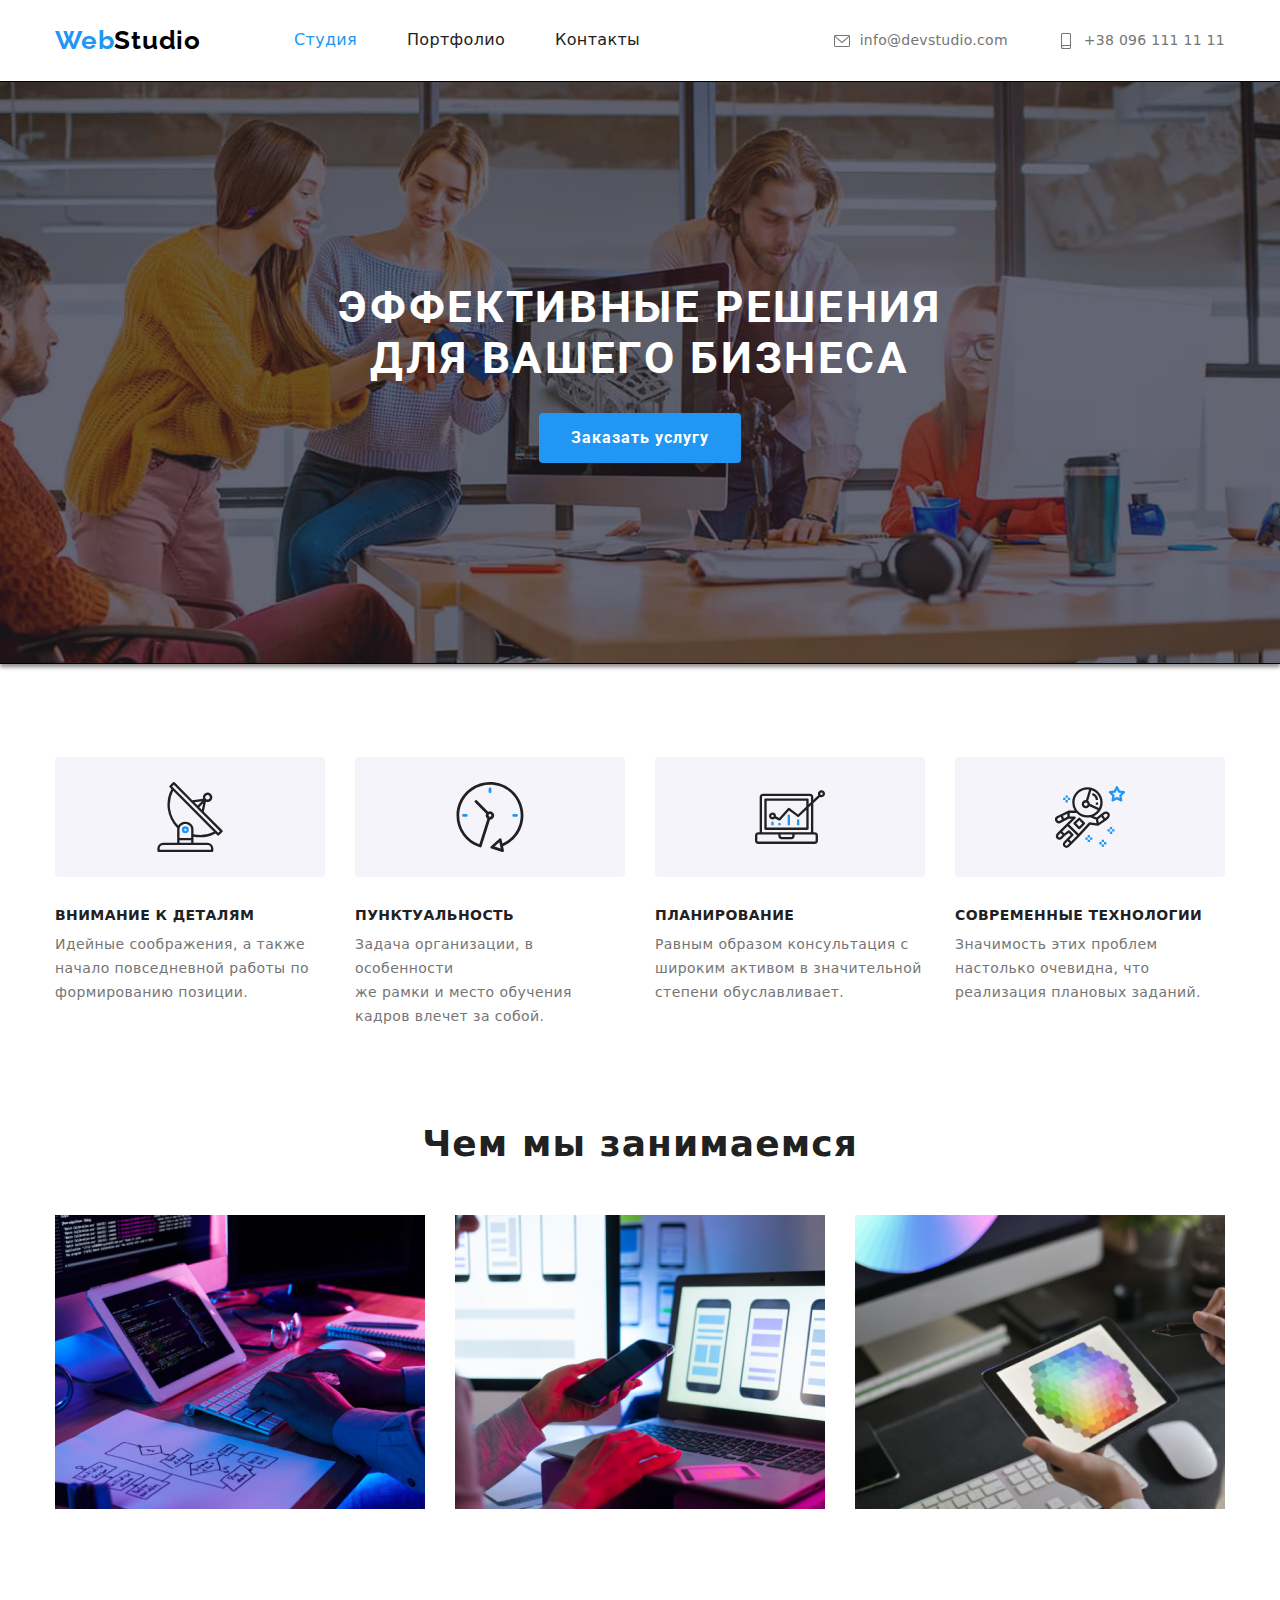
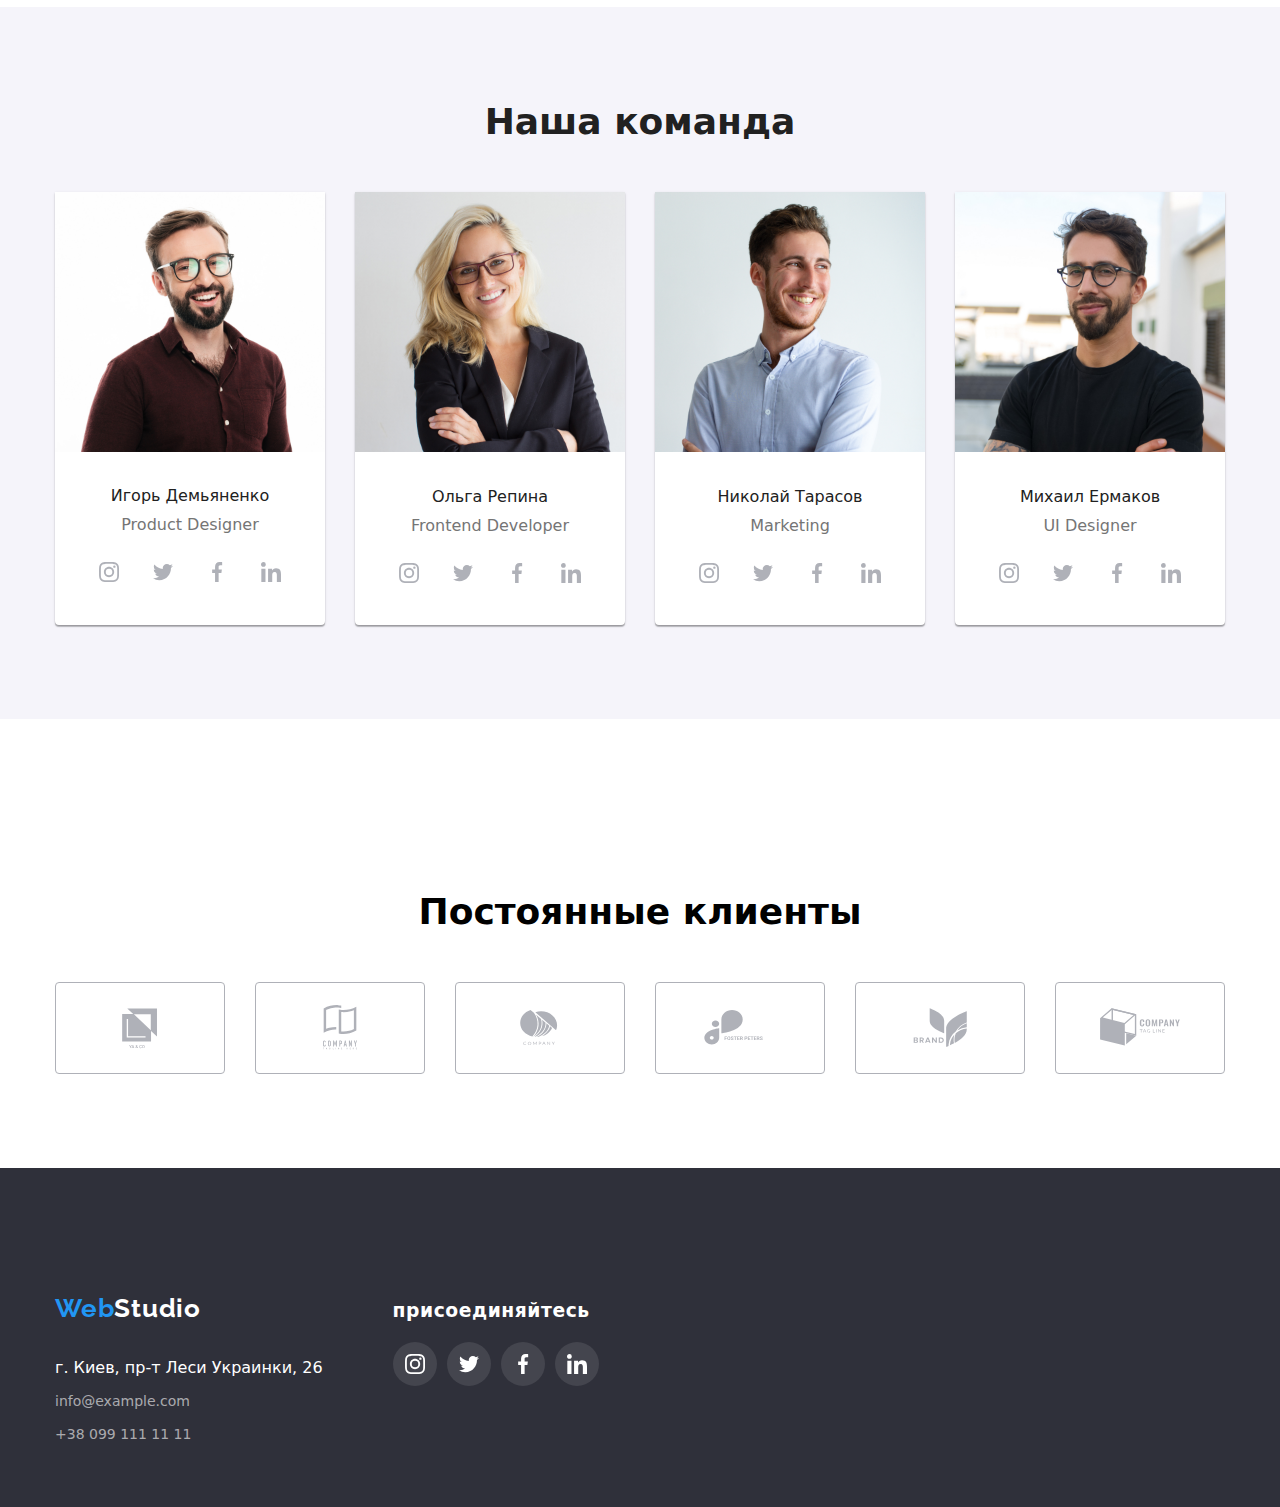
<file: index.html>
<!DOCTYPE html>
<html lang="ru">
  <head>
    <meta charset="UTF-8" />
    <meta http-equiv="X-UA-Compatible" content="IE=edge" />
    <meta name="viewport" content="width=device-width, initial-scale=1.0" />
    <title>Document</title>
    <!--Стили-->
    <link rel="stylesheet" href="./css/style.css" />
    <!--Основные шрифты-->
    <link rel="preconnect" href="https://fonts.googleapis.com" />
    <link rel="preconnect" href="https://fonts.gstatic.com" crossorigin />
    <link
      href="https://fonts.googleapis.com/css2?family=Raleway:wght@700&family=Roboto:wght@400;500;700;900&display=swap"
      rel="stylesheet"
    />
    <link
      rel="stylesheet"
      href="https://cdnjs.cloudflare.com/ajax/libs/modern-normalize/1.1.0/modern-normalize.min.css"
    />
  </head>
  <body>
    <!-- Секция хедер -->
    <header class="header">
      <div class="container header-nav-list">
        <nav class="header-container">
          <a class="header-logo" href="./index.html"
            >Web<span class="logo-studio">Studio</span></a
          >

          <ul class="header-list list">
            <li class="nav-item">
              <a href="./index.html" class="header-item-studio current"
                >Студия</a
              >
            </li>
            <li class="nav-item">
              <a
                href="./portfolio.html"
                class="header-item-portfolio"
                target="_blank"
                >Портфолио</a
              >
            </li>
            <li class="nav-item">
              <a href="" class="header-item-contacts">Контакты</a>
            </li>
          </ul>
        </nav>
        <ul class="header-nav list">
          <li class="mail-contacts link">
            <a class="header-mail" href="mailto:info@devstudio.com">
              <svg class="icon-mail" width="16px" height="12px">
                <use href="./images/icons.svg/symbol-defs.svg#mail" ></use>
              </svg>
              info@devstudio.com
            </a>
          </li>
          <li class="mail-contacts link">
            <a class="header-phone" href="tel:+380961111111">
              <svg class="icon-phone" width="10px" height="16px">
                <use href="./images/icons.svg/symbol-defs.svg#telefone"></use>
              </svg>
              +38 096 111 11 11</a
            >
          </li>
        </ul>
      </div>
    </header>
    <!-- Уникальный контент -->
    <main class="main">
      <section class="unique-content">
        <div class="container">
          <h1 class="main-logo">
            Эффективные решения<br />
            для вашего бизнеса
          </h1>
          <button class="main-button" type="button btn">Заказать услугу</button>
        </div>
      </section>

      <section class="hero">
        <div class="container">
          <ul class="hero-list list">
            <li class="hero-item">
              <div class="hero-item-logo">
                <svg class="item-logo-svg">
                    <use href="./images/icons.svg/symbol-defs.svg#antenna">
                    </use>
                  </svg>
                </div>
              <h3 class="hero-title">Внимание к деталям</h3>
              <p class="upper-title">
                Идейные соображения, а также <br />
                начало повседневной работы по формированию позиции.
              </p>
            </li>

            <li class="hero-item clock">
              <div class="hero-item-logo">
                <svg class="item-logo-svg">
                    <use href="./images/icons.svg/symbol-defs.svg#clock-1">
                    </use>
                  </svg>
                </div>
              <h3 class="hero-title">Пунктуальность</h3>
              <p class="upper-title">
                Задача организации, в особенности<br />
                же рамки и место обучения кадров влечет за собой.
              </p>
            </li>

            <li class="hero-item noute">
              <div class="hero-item-logo">
                <svg class="item-logo-svg">
                    <use href="./images/icons.svg/symbol-defs.svg#noute">
                    </use>
                  </svg>
                </div>
              <h3 class="hero-title">Планирование</h3>
              <p class="upper-title">
                Равным образом консультация с широким активом в значительной
                степени обуславливает.
              </p>
            </li>

            <li class="hero-item cosmo">
              <div class="hero-item-logo">
                <svg class="item-logo-svg">
                    <use href="./images/icons.svg/symbol-defs.svg#cosmo">
                    </use>
                  </svg>
                </div>
              <h3 class="hero-title">Современные технологии</h3>
              <p class="upper-title">
                Значимость этих проблем настолько очевидна, что реализация
                плановых заданий.
              </p>
            </li>
          </ul>
        </div>
      </section>
      <section class="study">
        <div class="container">
          <h2 class="study-title" lang="ru">Чем мы занимаемся</h2>
          <ul class="study-list list">
            <li class="picture-item">
              <img
                class="study-item-image"
                src="./images/image-1.jpg"
                alt="image1"
                width="370"
                height="294"
              />
            </li>
            <li class="picture-item">
              <img
                class="study-item-image1"
                src="./images/image-2.jpg"
                alt="image2"
                width="370"
                height="294"
              />
            </li>
            <li class="picture-item">
              <img
                class="study-item-image2"
                src="./images/image-3.jpg"
                alt="image3"
                width="370"
                height="294"
              />
            </li>
          </ul>
        </div>
      </section>

      <!-- Секци наша команда-->
      <section class="about">
        <div class="container">
          <h2 class="about-text" lang="ru">Наша команда</h2>
          <ul class="about-list list">
            <li class="about-item">
              <img
                class="about-imag1 icons"
                src="./images/imges-1.jpg"
                alt="Игорь Демьяненко"
                width="270"
                height="260"
              />

              <div class="about-product">
                <h3 class="about-title-igor" lang="ru">Игорь Демьяненко</h3>
                <p class="about-upper-product">Product Designer</p>
               <ul class="soc-sety">
                  <li class="team-icon">
                    <a class="team-link-icon" href="" aria-label="instagram">
                      <svg class="svg-icon">
                        <use
                          href="./images/icons.svg/symbol-defs.svg#instagram"
                        ></use>
                      </svg>
                    </a>
                  </li>
                  <li class="team-icon">
                    <a class="team-link-icon" href="" aria-label="twitter">
                      <svg class="svg-icon">
                        <use
                          href="./images/icons.svg/symbol-defs.svg#twitter"
                        ></use>
                      </svg>
                    </a>
                  </li>
                  <li class="team-icon">
                    <a class="team-link-icon" href="" aria-label="facebook">
                      <svg class="svg-icon">
                        <use
                          href="./images/icons.svg/symbol-defs.svg#facebook"
                        ></use>
                      </svg>
                    </a>
                  </li>
                  <li class="team-icon">
                    <a class="team-link-icon" href="" aria-label="linkedin">
                      <svg class="svg-icon">
                        <use href="./images/icons.svg/symbol-defs.svg#linkedin"></use>
                      </svg>
                    </a>
                  </li>
                </ul>
              </div>
            </li>

            <li class="about-item">
              <img
                class="about-imag2"
                src="./images/imges-2.jpg"
                alt="Ольга Репина"
                width="270"
                height="260"
              />
              <div class="about-product">
                <h3 class="about-title-olga" lang="ru">Ольга Репина</h3>
                <p class="about-upper-fronted">Frontend Developer</p>
                 <ul class="soc-sety">
                  <li class="team-icon">
                    <a class="team-link-icon" href="" aria-label="instagram">
                      <svg class="svg-icon">
                        <use
                          href="./images/icons.svg/symbol-defs.svg#instagram"
                        ></use>
                      </svg>
                    </a>
                  </li>
                  <li class="team-icon">
                    <a class="team-link-icon" href="" aria-label="twitter">
                      <svg class="svg-icon">
                        <use
                          href="./images/icons.svg/symbol-defs.svg#twitter"
                        ></use>
                      </svg>
                    </a>
                  </li>
                  <li class="team-icon">
                    <a class="team-link-icon" href="" aria-label="facebook">
                      <svg class="svg-icon">
                        <use
                          href="./images/icons.svg/symbol-defs.svg#facebook"
                        ></use>
                      </svg>
                    </a>
                  </li>
                  <li class="team-icon">
                    <a class="team-link-icon" href="" aria-label="linkedin">
                      <svg class="svg-icon">
                        <use href="./images/icons.svg/symbol-defs.svg#linkedin"></use>
                      </svg>
                    </a>
                  </li>
                </ul>
              </div>
            </li>

            <li class="about-item">
              <img
                class="about-imag3"
                src="./images/imges-3.jpg"
                alt="Николай Тарасов"
                width="270"
                height="260"
              />
              <div class="about-product">
                <h3 class="about-title-nicolay" lang="ru">Николай Тарасов</h3>
                <p class="about-upper-marketing">Marketing</p>
                <ul class="soc-sety">
                  <li class="team-icon">
                    <a class="team-link-icon" href="" aria-label="instagram">
                      <svg class="svg-icon">
                        <use
                          href="./images/icons.svg/symbol-defs.svg#instagram"
                        ></use>
                      </svg>
                    </a>
                  </li>
                  <li class="team-icon">
                    <a class="team-link-icon" href="" aria-label="twitter">
                      <svg class="svg-icon">
                        <use
                          href="./images/icons.svg/symbol-defs.svg#twitter"
                        ></use>
                      </svg>
                    </a>
                  </li>
                  <li class="team-icon">
                    <a class="team-link-icon" href="" aria-label="facebook">
                      <svg class="svg-icon">
                        <use
                          href="./images/icons.svg/symbol-defs.svg#facebook"
                        ></use>
                      </svg>
                    </a>
                  </li>
                  <li class="team-icon">
                    <a class="team-link-icon" href="" aria-label="linkedin">
                      <svg class="svg-icon">
                        <use href="./images/icons.svg/symbol-defs.svg#linkedin"></use>
                      </svg>
                    </a>
                  </li>
                </ul>
              </div>
            </li>

            <li class="about-item">
              <img
                class="about-imag4"
                src="./images/imges-4.jpg"
                alt="Михаил Ермаков"
                width="270"
                height="260"
              />
              <div class="about-product">
                <h3 class="about-title-mihail" lang="ru">Михаил Ермаков</h3>
                <p class="about-upper">UI Designer</p>
                <ul class="soc-sety">
                  <li class="team-icon">
                    <a class="team-link-icon" href="" aria-label="instagram">
                      <svg class="svg-icon">
                        <use
                          href="./images/icons.svg/symbol-defs.svg#instagram"
                        ></use>
                      </svg>
                    </a>
                  </li>
                  <li class="team-icon">
                    <a class="team-link-icon" href="" aria-label="twitter">
                      <svg class="svg-icon">
                        <use
                          href="./images/icons.svg/symbol-defs.svg#twitter"
                        ></use>
                      </svg>
                    </a>
                  </li>
                  <li class="team-icon">
                    <a class="team-link-icon" href="" aria-label="facebook">
                      <svg class="svg-icon">
                        <use
                          href="./images/icons.svg/symbol-defs.svg#facebook"
                        ></use>
                      </svg>
                    </a>
                  </li>
                  <li class="team-icon">
                    <a class="team-link-icon" href="" aria-label="linkedin">
                      <svg class="svg-icon">
                        <use href="./images/icons.svg/symbol-defs.svg#linkedin"></use>
                      </svg>
                    </a>
                  </li>
                </ul>
        </div>
      </section>
    </main>
    <!-- Секция наши клиенты -->
    <section class="clients">
    <div class="container">
      <h4 class="most-client">Постоянные клиенты</h4>
      <ul class="all-client">
        <li class="client">
          <a class="client-link " href="" aria-label="client-1">
            <svg class="client-icon">
              <use href="./images/icons.svg/symbol-defs.svg#client-1">

              </use></svg></a></li>
        <li class="client">
          <a class="client-link " href="" aria-label="client-2">
            <svg class="client-icon">
              <use href="./images/icons.svg/symbol-defs.svg#client-2">

              </use></svg></a></li>
        <li class="client">
          <a class="client-link" href="" aria-label="client-3">
            <svg class="client-icon">
              <use  href="./images/icons.svg/symbol-defs.svg#client-3">

              </use></svg></a></li>
        <li class="client">
          <a class="client-link" href="" aria-label="client-4">
            <svg class="client-icon">
              <use  href="./images/icons.svg/symbol-defs.svg#client-4">

              </use></svg></a></li>
        <li class="client">
          <a class="client-link" href="" aria-label="client-5">
            <svg class="client-icon">
              <use  href="./images/icons.svg/symbol-defs.svg#client-5">

              </use></svg></a></li>
        <li class="client">
          <a class="client-link" href="" aria-label="client-6">
            <svg class="client-icon">
              <use href="./images/icons.svg/symbol-defs.svg#client-6">

              </use></svg></a></li>
      </ul>
    </div>
  </section>  
    <!-- Секция контакты -->

    <footer class="footer-container">
      <div class="container adress-footer">
        <div class="conteyner-footer">
        <a class="footer-logo" href="./index.html"
          >Web<span class="logo-studio-footer">Studio</span></a>
        <address class="address">г. Киев, пр-т Леси Украинки, 26</address>
        <ul class="footer-list list">
          <li class="footer-adress">
            <a class="footer-item" href="mailto:info@example.com"
              >info@example.com</a
            >
          </li>
          <li class="footer-list list">
            <a class="footer-item" href="tel:+380991111111"
              >+38 099 111 11 11</a
            >
          </li>
        </ul>
      </div>
       <div class="sety-come">
          <h3 class="commen">присоединяйтесь</h3>
          <ul class="sety">
          <li class="sety-social"><a class="social-all" href=""aria-label="instogram">
            <svg class="svg-icon-come"><use href="./images/icons.svg/symbol-defs.svg#instagram-logo"></svg></a></li>
          <li class="sety-social"><a class="social-all" href=""aria-label="twitter">
            <svg class="svg-icon-come"><use href="./images/icons.svg/symbol-defs.svg#twitter-logo"></svg></a></li>
          <li class="sety-social"><a class="social-all" href=""aria-label="facebook">
            <svg class="svg-icon-come"><use href="./images/icons.svg/symbol-defs.svg#facebook-logo"></svg></a></li>
          <li class="sety-social"><a class="social-all" href=""aria-label="IN">
            <svg class="svg-icon-come"><use href="./images/icons.svg/symbol-defs.svg#linkedin-logo"></svg></a></li>
        </ul>
        </div>
      </div>
    </footer>
  </body>
</html>
</file>
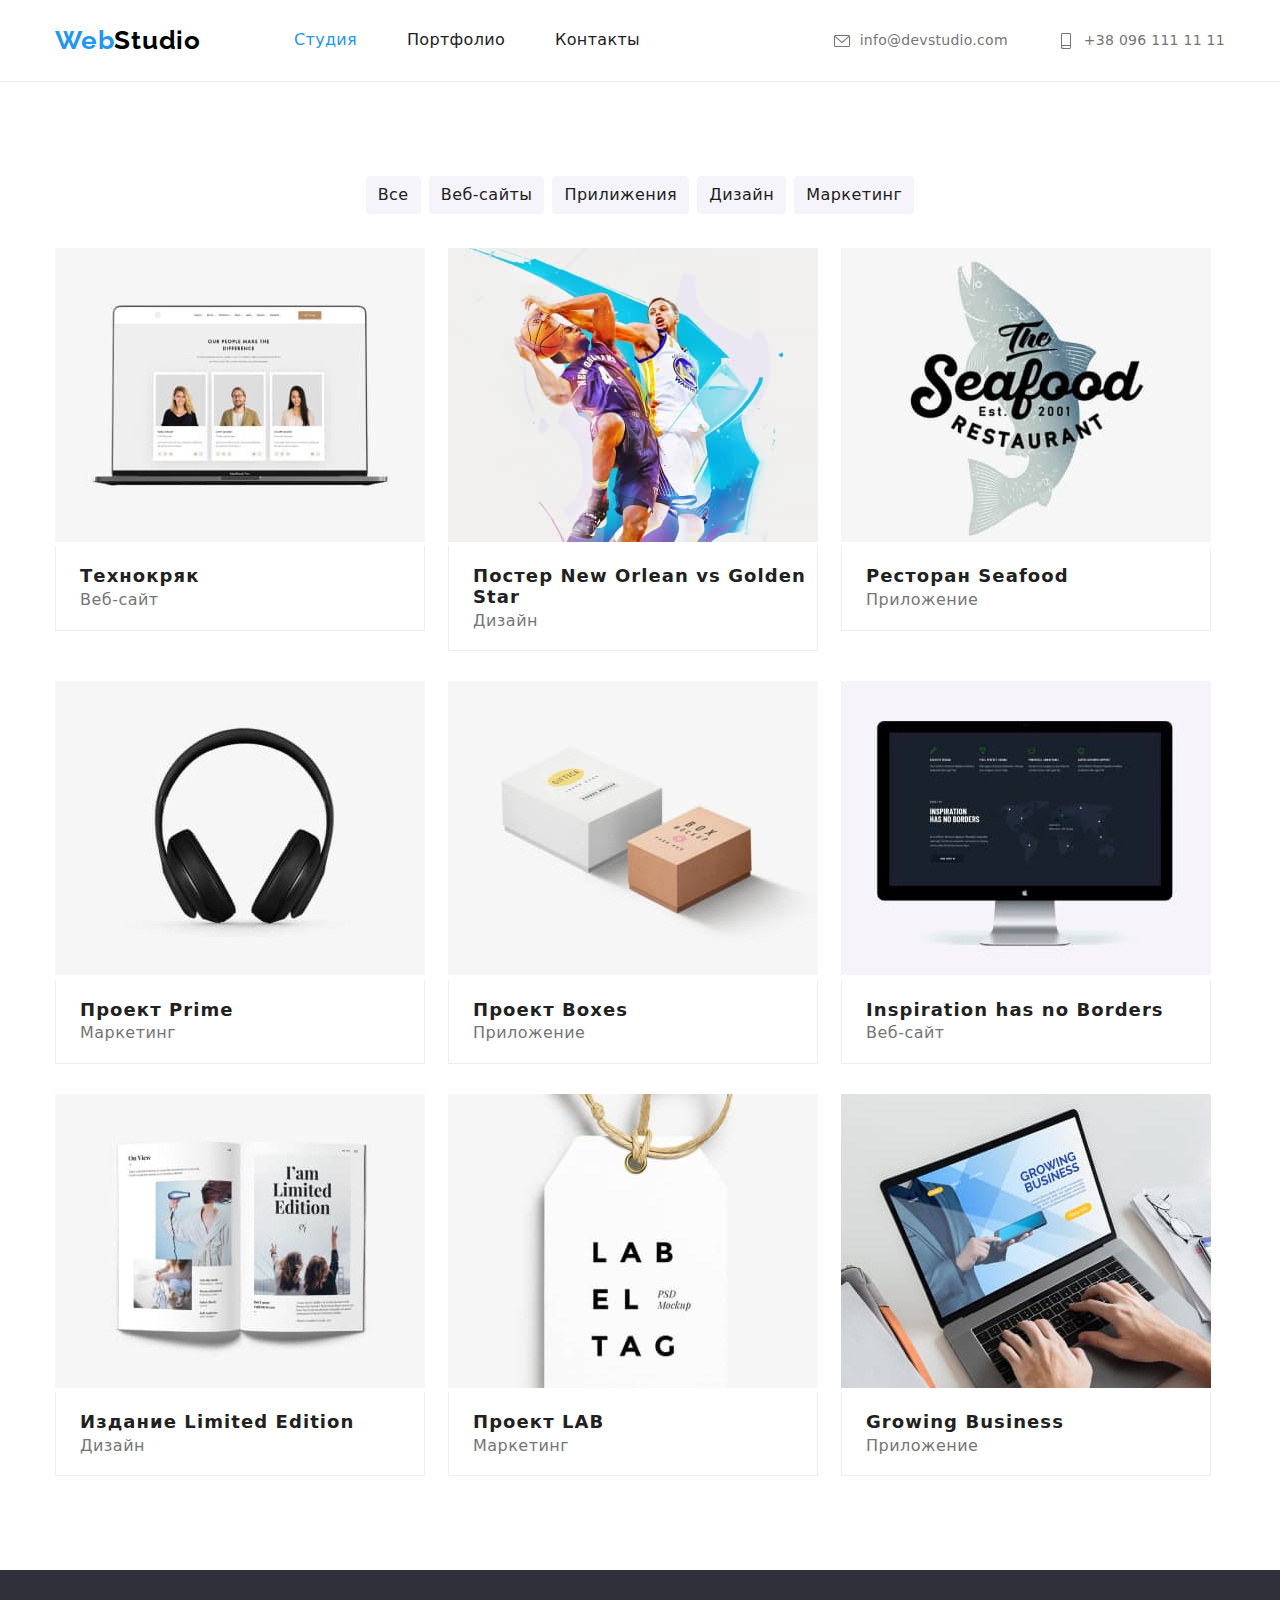
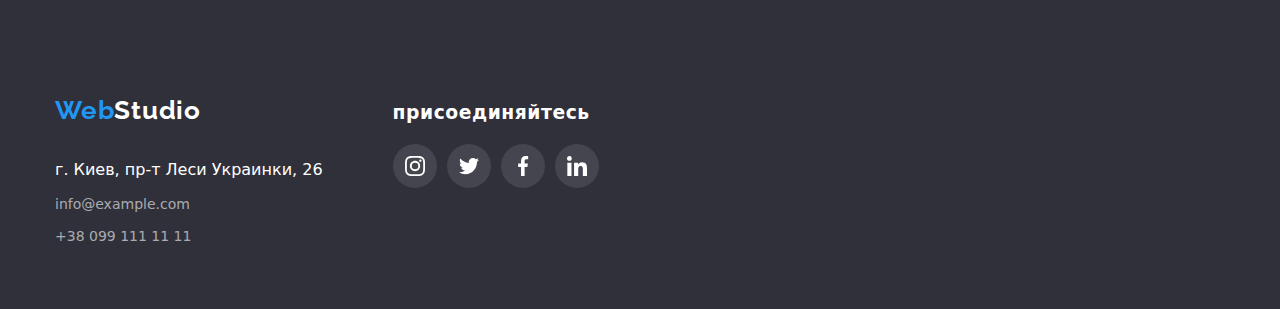
<file: portfolio.html>
<!DOCTYPE html>
<html lang="en">
  <head>
    <meta charset="UTF-8" />
    <meta http-equiv="X-UA-Compatible" content="IE=edge" />
    <meta name="viewport" content="width=device-width, initial-scale=1.0" />
    <title>Document</title>
    <link rel="stylesheet" href="./css/style.css" />
    <link
      href="https://fonts.googleapis.com/css2?family=Raleway:wght@700&family=Roboto:wght@400;500;700;900&display=swap"
      rel="stylesheet"
    />
    <link
      rel="stylesheet"
      href="https://cdnjs.cloudflare.com/ajax/libs/modern-normalize/1.1.0/modern-normalize.min.css"
    />
  </head>
  <body>
    <!--секция хедер-->
    <header class="header">
      <div class="container header-nav-list">
        <nav class="header-container">
          <a class="header-logo" href="./index.html"
            >Web<span class="logo-studio">Studio</span></a
          >

          <ul class="header-list list">
            <li class="nav-item">
              <a href="./index.html" class="header-item-studio current"
                >Студия</a
              >
            </li>
            <li class="nav-item">
              <a
                href="./portfolio.html"
                class="header-item-portfolio"
                target="_blank"
                >Портфолио</a
              >
            </li>
            <li class="nav-item">
              <a href="" class="header-item-contacts">Контакты</a>
            </li>
          </ul>
        </nav>
        <ul class="header-nav list">
          <li class="mail-contacts link">
            <a class="header-mail" href="mailto:info@devstudio.com">
              <svg class="icon-mail" width="16px" height="12px">
                <use href="./images/icons.svg/symbol-defs.svg#mail" ></use>
              </svg>
              info@devstudio.com
            </a>
          </li>
          <li class="mail-contacts link">
            <a class="header-phone" href="tel:+380961111111">
              <svg class="icon-phone" width="10px" height="16px">
                <use href="./images/icons.svg/symbol-defs.svg#telefone"></use>
              </svg>
              +38 096 111 11 11</a
            >
          </li>
        </ul>
      </div>
    </header>
    <!--Секция -->
    <main>
      <section class="portfolio-container">
        <div class="container">
          <ul class="content-main">
            <li class="list">
              <button class="portfolio-btn" type="button">Все</button>
            </li>
            <li class="list">
              <button class="portfolio-btn" type="button">Веб-сайты</button>
            </li>
            <li class="list">
              <button class="portfolio-btn" type="button">Прилижения</button>
            </li>
            <li class="list">
              <button class="portfolio-btn" type="button">Дизайн</button>
            </li>
            <li class="list">
              <button class="portfolio-btn" type="button">Маркетинг</button>
            </li>
          </ul>

          <!--Уникальный контент-->

          <ul class="uniqum-content-block list">
            <li class="main-content list">
             <a class="link-content" href="">
                <img class="image" src="./images/image_1.jpg" alt="image_1" />
                <div class="paragraf-web">
                <h3 class="paragraph">Технокряк</h3>
                <p class="title">Веб-сайт</p>
              </div>
              </a>
            </li>
            <li class="main-content list">
              <a class="link-content" href="">
                <img class="image" src="./images/image_2.jpg" alt="" />
                <div class="paragraf-web">
                <h3 class="paragraph">Постер New Orlean vs Golden Star</h3>
                <p class="title">Дизайн</p>
              </div>
              </a>
            </li>
            <li class="main-content list">
              <a class="link-content" href="">
                <img class="image" src="./images/image_3.jpg" alt="" />
                <div class="paragraf-web">
                <h3 class="paragraph">Ресторан Seafood</h3>
                <p class="title">Приложение</p>
              </div>
              </a>
            </li>
            <li class="main-content list">
             <a class="link-content" href="">
                <img class="image" src="./images/image_4.jpg" alt="" />
                 <div class="paragraf-web">
                <h3 class="paragraph">Проект Prime</h3>
                <p class="title">Маркетинг</p>
              </div>
              </a>
            </li>
            <li class="main-content list">
              <a class="link-content" href="">
                <img class="image" src="./images/image_5.jpg" alt="" />
                <div class="paragraf-web">
                <h3 class="paragraph">Проект Boxes</h3>
                <p class="title">Приложение</p>
              </div>
              </a>
            </li>
            <li class="main-content list">
              <a class="link-content" href="">
                <img class="image" src="./images/image_6.jpg" alt="" />
                <div class="paragraf-web">
                <h3 class="paragraph">Inspiration has no Borders</h3>
                <p class="title">Веб-сайт</p>
              </div>
              </a>
            </li>
            <li class="main-content list">
              <a class="link-content" href="">
                <img class="image" src="./images/image_7.jpg" alt="" />
                <div class="paragraf-web">
                <h3 class="paragraph">Издание Limited Edition</h3>
                <p class="title">Дизайн</p>
              </div>
              </a>
            </li>
            <li class="main-content list">
              <a class="link-content" href="">
                <img class="image" src="./images/image_8.jpg" alt="" />
                <div class="paragraf-web">
                <h3 class="paragraph">Проект LAB</h3>
                <p class="title">Маркетинг</p>
              </div>
              </a>
            </li>
            <li class="main-content list">
              <a class="link-content" href="">
                <img class="image" src="./images/image_9.jpg" alt="" />
                <div class="paragraf-web">
                <h3 class="paragraph">Growing Business</h3>
                <p class="title">Приложение</p>
              </div>
              </a>
            </li>
          </ul>
        </div>
      </section>
    </main>
    <!-- Секция контакты -->

    <footer class="footer-container">
      <div class="container adress-footer">
        <div class="conteyner-footer">
        <a class="footer-logo" href="./index.html"
          >Web<span class="logo-studio-footer">Studio</span></a>
        <address class="address">г. Киев, пр-т Леси Украинки, 26</address>
        <ul class="footer-list list">
          <li class="footer-adress">
            <a class="footer-item" href="mailto:info@example.com"
              >info@example.com</a
            >
          </li>
          <li class="footer-list list">
            <a class="footer-item" href="tel:+380991111111"
              >+38 099 111 11 11</a
            >
          </li>
        </ul>
      </div>
       <div class="sety-come">
          <h3 class="commen">присоединяйтесь</h3>
          <ul class="sety">
          <li class="sety-social"><a class="social-all" href=""aria-label="instogram">
            <svg class="svg-icon-come"><use href="./images/icons.svg/symbol-defs.svg#instagram-logo"></svg></a></li>
          <li class="sety-social"><a class="social-all" href=""aria-label="twitter">
            <svg class="svg-icon-come"><use href="./images/icons.svg/symbol-defs.svg#twitter-logo"></svg></a></li>
          <li class="sety-social"><a class="social-all" href=""aria-label="facebook">
            <svg class="svg-icon-come"><use href="./images/icons.svg/symbol-defs.svg#facebook-logo"></svg></a></li>
          <li class="sety-social"><a class="social-all" href=""aria-label="IN">
            <svg class="svg-icon-come"><use href="./images/icons.svg/symbol-defs.svg#linkedin-logo"></svg></a></li>
        </ul>
        </div>
      </div>
    </footer>
  </body>
</html>
</file>
<file: css/style.css>
/*font-family: 'Raleway', sans-serif;
font-family: 'Roboto', sans-serif;
*/
html {
  box-sizing: border-box;
}
*,
*::before,
*::after {
  box-sizing: inherit;
}
body {
  font-family: Roboto, sans-serif;
}
:root {
  --main-font: Roboto;
  --accent-color: var(--#2196F3);
}
.list {
  list-style: none;
}
.link {
  text-decoration: none;
}
a {
  text-decoration: none;
}
button {
  cursor: pointer;
}
ul {
  padding: 0;
  margin: 0px;
}
h1,
h2,
h3,
h4,
h5,
h6,
p {
  margin-top: 0;
  margin-bottom: 0;
}
.header {
  border-bottom: 1px solid #eeeeee;
  padding-bottom: 25px;
  padding-top: 25px;
}
.container {
  width: 1200px;
  padding-left: 15px;
  padding-right: 15px;
  margin-right: auto;
  margin-left: auto;
}
.header-container {
  display: flex;
  align-items: center;
}
.header-nav-list {
  display: flex;
  align-items: center;
}
/* WebStudio */

.header-logo {
  font-family: Raleway;
  font-style: normal;
  font-weight: bold;
  font-size: 26px;
  line-height: 1.2;
  margin-right: 93px;
  letter-spacing: 0.03em;

  color: #2196f3;
}
/* WebStudio */
.logo-studio {
  font-family: Raleway;
  font-style: normal;
  font-weight: bold;
  font-size: 26px;
  line-height: 1.2;
  letter-spacing: 0.03em;

  color: #000000;
}
/* Студия */

.header-list {
  display: flex;
  margin: 0px;
}

.header-item-studio {
  font-weight: 500;
  padding-top: 32px;
  padding-bottom: 32px;
  line-height: 1.14;
  letter-spacing: 0.02em;
  color: #212121;
}
.header-list .nav-item .current {
  color: #2196f3;
}
/* Студия */
.header-item-studio:hover,
.header-item-studio:focus {
  font-weight: 500;
  line-height: 1.14;
  letter-spacing: 0.02em;

  color: #2196f3;
}

/* Портфолио */
.header-item-portfolio {
  font-weight: 500;
  padding-top: 32px;
  padding-bottom: 32px;

  letter-spacing: 0.02em;

  color: #212121;
}

/* Портфолио */
.header-item-portfolio:hover,
.header-item-portfolio:focus {
  font-weight: 500;

  letter-spacing: 0.02em;
  color: #2196f3;
}
/* Контакты */
.nav-item:not(:last-child) {
  margin-right: 50px;
}
.header-item-contacts {
  font-weight: 500;
  padding-top: 32px;
  padding-bottom: 32px;
  line-height: 1.14;
  letter-spacing: 0.02em;

  color: #212121;
}

/* Контакты */
.header-item-contacts:hover,
.header-item-contacts:focus {
  font-weight: 500;
  line-height: 1.14;
  letter-spacing: 0.02em;

  color: #2196f3;
}
.mail-contacts:hover {
  color: #2196f3;
}
.header-nav {
  display: flex;
  margin-top: 0px;
  margin-bottom: 0px;
  margin-left: auto;
}
/* info@devstudio.com */
.mail-contacts:not(:last-child) {
  margin-right: 50px;
}

.header-mail {
  display: flex;
  align-items: center;
  font-weight: 500;
  letter-spacing: 0.02em;
  font-size: 14px;
  line-height: 1.14;
  color: #757575;
}
.icon-mail {
  fill: #757575;
  margin-right: 10px;
  height: 16px;
}
.header-mail:hover .icon-mail,
.header-mail:focus .icon-mail,
.header-phone:hover .icon-phone,
.header-phone:focus .icon-phone {
  fill: #2196f3;
}

/* info@devstudio.com */
.header-mail:hover,
.header-mail:focus,
.header-phone:hover,
.header-phone:focus {
  color: #2196f3;
}
/* +38 096 111 11 11 */

.header-phone {
  display: block;
  display: flex;
  align-items: center;
  font-weight: 500;
  font-size: 14px;
  line-height: 1.14;
  letter-spacing: 0.02em;
  color: #757575;
  align-items: center;
}
/* +38 096 111 11 11 */

.icon-phone {
  fill: #757575;
  margin-right: 10px;
  width: 16px;
}

/* Bg */
.hero {
  padding-top: 94px;
  padding-bottom: 94px;
}
.hero-list {
  display: flex;
}
.hero-item {
  width: 270px;
}

.hero-item:not(:last-child) {
  margin-right: 30px;
}

.unique-content {
  margin: 0 auto;
  padding-top: 200px;
  padding-bottom: 200px;
  text-align: center;
  max-width: 1600px;
  background-color: #2f303a;
  background-image: linear-gradient(
      to right,
      rgba(47, 48, 58, 0.4),
      rgba(47, 48, 58, 0.4)
    ),
    url(../images/foto.jpg);
  background-repeat: no-repeat;
  background-position: center;
  background-size: cover;
  outline: 1px solid black;
  box-shadow: 0px 4px 4px rgba(0, 0, 0, 0.25), 0px 4px 4px rgba(0, 0, 0, 0.25);
}
/* Эффективные решения для вашегоt бизнеса */
.main-logo {
  font-family: Roboto;
  text-align: center;
  letter-spacing: 0.06em;
  text-transform: uppercase;
  font-size: 44px;
  color: #ffffff;
}

/* bg кнопка */
.btn {
  display: flexbox;
  margin: 30px 700px 200px 700px;
}
.main-button {
  margin-top: 30px;
  padding: 10px 32px;
  min-width: 13px;
  color: #ffffff;
  background-color: #2196f3;
  font-size: 16px;
  font-weight: bold;
  cursor: pointer;
  line-height: 1.87;
  align-items: center;
  letter-spacing: 0.06em;
  border-radius: 4px;
  border: 0;
  font-family: Roboto;
}
.main-button:hover,
.main-button:focus {
  font-family: Roboto;
  line-height: 1.87;
  align-items: center;
  letter-spacing: 0.06em;
  border-radius: 4px;
  border: 0;
}

/* Внимание к деталям */
.hero-title {
  font-size: 14px;
  line-height: 1.15;
  letter-spacing: 0.03em;
  text-transform: uppercase;
  margin-bottom: 10px;

  color: #212121;
}
.hero-item-logo {
  height: 120px;
  border-radius: 4px;
  margin-bottom: 30px;
  display: flex;
  justify-content: center;
  align-items: center;
  background-color: #f5f4fa;
}
.item-logo-svg {
  width: 70px;
  height: 70px;
}
/* Идейные соображения, а также начало повседневной работы по формированию позиции. */
.upper-title {
  font-size: 14px;
  line-height: 1.7;
  letter-spacing: 0.03em;

  color: #757575;
}
/* Чем мы занимаемся */
.study {
  padding-bottom: 94px;
}

.study-title {
  margin-bottom: 50px;
  font-size: 36px;
  line-height: 42px;
  text-align: center;
  letter-spacing: 0.03em;

  color: #212121;
}

.study-list {
  display: flex;
}
.picture-item:not(:last-child) {
  margin-right: 30px;
}
/* img */
.study-item-image {
  width: 370px;
}
.study-item-image1 {
  width: 370px;
}
.study-item-image2 {
  width: 370px;
}
/* Section bg */
.about {
  text-align: center;
  padding-bottom: 94px;
  padding-top: 94px;
  padding-bottom: 94px;
  max-width: 1600px;
  margin: 0 auto;

  background: #f5f4fa;
}
.about-list {
  display: flex;
}
/* Наша команда */
.about-text {
  color: #212121;
  font-weight: bold;
  font-size: 36px;
  margin-bottom: 50px;
  text-align: center;
}
.about-item {
  text-align: center;
  margin-right: 30px;
  border-radius: 0px 0px 4px 4px;
  box-shadow: 0px 1px 3px rgb(0 0 0 / 12%), 0px 1px 1px rgb(0 0 0 / 14%),
    0px 2px 1px rgb(0 0 0 / 20%);
  background: #ffffff;
}
.about-imag1 {
  width: 270px;
}

.about-product {
  padding-top: 30px;
  padding-bottom: 30px;
}
/* Соц сети*/
.soc-sety {
  list-style-type: none;
  display: flex;
  padding-left: 0;
  justify-content: center;
  margin-top: 16px;
}

.team-icon:not(:last-child) {
  margin-right: 10px;
}

.team-link-icon {
  display: flex;
  justify-content: center;
  align-items: center;
  width: 44px;
  height: 44px;
  border-radius: 50%;
  background-color: #ffffff;
}

.team-link-icon:hover,
.team-link-icon:focus {
  background-color: #2196f3;
}
.svg-icon {
  fill: #afb1b8;
  width: 20px;
  height: 20px;
}
.svg-icon:hover,
.svg-icon:focus {
  fill: #ffffff;
}

/* img1 */
.about-title-igor {
  font-weight: 500;
  font-size: 16px;
  color: #212121;
  margin-bottom: 10px;
}
/* Product Designer */
.about-upper-product {
  font-weight: normal;
  font-size: 16px;
  line-height: 19px;
  color: #757575;
}
/* img2 */
.about-item-block {
  box-shadow: 0px 1px 3px rgb(0 0 0 / 12%), 0px 1px 1px rgb(0 0 0 / 14%),
    0px 2px 1px rgb(0 0 0 / 20%);
  border-radius: 0px 0px 4px 4px;
}
.about-item:not(:last-child) {
  margin-right: 30px;
}
.about-imag2 {
  width: 270px;
}
.about-title-olga {
  font-weight: 500;
  font-size: 16px;
  line-height: 19px;
  margin-bottom: 10px;
  color: #212121;
}
.about-upper-fronted {
  font-weight: normal;
  font-size: 16px;
  line-height: 19px;
  color: #757575;
}
/* img3 */
.about-item-box {
  margin-right: 30px;
  box-shadow: 0px 1px 3px rgb(0 0 0 / 12%), 0px 1px 1px rgb(0 0 0 / 14%),
    0px 2px 1px rgb(0 0 0 / 20%);
  border-radius: 0px 0px 4px 4px;
}
.about-imag3 {
  width: 270px;
}
.about-title-nicolay {
  font-weight: 500;
  font-size: 16px;
  line-height: 19px;
  margin-bottom: 10px;
  color: #212121;
}
.about-upper-marketing {
  font-weight: normal;
  font-size: 16px;
  line-height: 19px;
  color: #757575;
}
/* img4 */
.about-item {
  margin-right: 30px;
  box-shadow: 0px 1px 3px rgb(0 0 0 / 12%), 0px 1px 1px rgb(0 0 0 / 14%),
    0px 2px 1px rgb(0 0 0 / 20%);
  border-radius: 0px 0px 4px 4px;
}
.about-imag4 {
  width: 270px;
}
.about-title-mihail {
  font-weight: 500;
  font-size: 16px;
  line-height: 19px;
  margin-bottom: 10px;
  color: #212121;
}
.about-upper {
  font-weight: normal;
  font-size: 16px;
  line-height: 19px;
  color: #757575;
}

/*< !-- Секция наши клиенты -->*/
.clients {
  padding-top: 94px;
  padding-bottom: 94px;
}

.most-client {
  font-size: 36px;
  text-align: center;
  margin-top: 78px;
  margin-bottom: 50px;
}
.all-client {
  display: inline;
  list-style-type: none;
}
.all-client {
  display: flex;
}
.client:not(:last-child) {
  margin-right: 30px;
}
.client {
  display: flex;
  justify-content: center;
  align-items: center;
  width: 170px;
  height: 92px;
  border: 1px solid #afb1b8;
  box-sizing: border-box;
  border-radius: 4px;
  cursor: pointer;
}
.client:hover,
.client:focus {
  border-color: #2196f3;
}
.client-icon {
  width: 100%;
  height: 100%;
  fill: #afb1b8;
}

.client-link {
  display: flex;
  justify-content: center;
  align-items: center;
  box-sizing: border-box;
  width: 100%;
  height: 100%;
  color: currentColor;
  cursor: pointer;
}
.client-link:hover .client-icon,
.client-link:focus .client-icon {
  fill: #2196f3;
}

/* Footer bg*/
.adress-footer {
  display: flex;
  align-items: baseline;
}

.footer-container {
  background: #2f303a;
  padding-top: 60px;
  padding-bottom: 60px;
}

.logo-footer {
  padding-top: 60px;
  padding-left: 215px;
}
.adress {
  font-size: 14px;
}
.footer-logo {
  font-family: Raleway;
  font-weight: bold;
  font-size: 26px;
  line-height: 31px;
  letter-spacing: 0.03em;
  color: #2196f3;
  margin-bottom: 30px;
  display: block;
}
.address {
  text-decoration: none;
  cursor: default;
  line-height: 1.71;
  font-style: normal;

  display: block;
  color: #ffffff;
  margin-bottom: 9px;
}
.footer-item {
  text-decoration: none;
  cursor: default;
  line-height: 1.71;
  font-style: normal;
  display: block;
  font-size: 14px;
  color: rgba(255, 255, 255, 0.6);
}
.logo-studio-footer {
  color: #ffffff;
}
.footer-adress:not(:last-child) {
  margin-bottom: 9px;
}
/*---Социальные Сети*/
.sety-come {
  width: 206px;
  height: 80px;
  margin-left: 70px;
  margin-top: 72px;
}
.commen {
  font-weight: 700;
  letter-spacing: 0.03em;
  color: #ffffff;
  margin-top: 0;
}
.sety {
  display: flex;
  list-style-type: none;
  margin-top: 20px;
}
.sety-social:not(:last-child) {
  margin-right: 10px;
}
.sety-social {
  width: 44px;
  height: 44px;
  background: rgba(255, 255, 255, 0.1);
  border-radius: 50%;
}
.svg-icon-come {
  width: 20px;
  height: 20px;
}
.social-all:hover,
.social-all:focus {
  border-radius: 50%;
  background: #2196f3;
}
.social-all {
  display: flex;
  justify-content: center;
  height: 44px;
  width: 44px;
  align-items: center;
}
/*----ПОРТФОЛИО----*/
/*секция хедер*/

/* КНОПКИ*/

.list:not(:last-child) {
  margin-right: 8px;
}
.portfolio-btn {
  align-items: center;
  font-weight: bold;
  font-family: inherit;
  text-align: center;
  padding: 6px 12px;
  font-weight: 500;
  font-size: 16px;
  line-height: 1.62;
  letter-spacing: 0.03em;
  border: 0;
  background-color: #f5f4fa;
  border-radius: 4px;

  color: #212121;
}
.portfolio-btn:hover,
.portfolio-btn:focus {
  background: #2196f3;
  box-shadow: 0px 3px 1px rgba(0, 0, 0, 0.1), 0px 1px 2px rgba(0, 0, 0, 0.08),
    0px 2px 2px rgba(0, 0, 0, 0.12);
  border-radius: 4px;

  color: #ffffff;
}
.container-block {
  display: flex;
}
.link-content {
  display: block;
}
.link-content:hover,
.link-content:focus {
  box-shadow: 0px 1px 1px rgba(0, 0, 0, 0.12), 0px 4px 4px rgba(0, 0, 0, 0.06),
    1px 4px 6px rgba(0, 0, 0, 0.16);
}
.uniqum-content-block {
  display: flex;
  flex-wrap: wrap;
  margin: -15px;
}
.main-content {
  margin: 15px;

  box-sizing: border-box;
  width: 370px;
  background: #ffffff;
}
.main-content:hover,
.main-content:focus {
  cursor: pointer;
}
.image {
  width: 370px;
}
.paragraph {
  font-weight: bold;
  font-size: 18px;
  letter-spacing: 0.06em;
  color: #212121;
}
.title {
  font-size: 16px;
  letter-spacing: 0.03em;
  color: #757575;
  margin-top: 4px;
}

.content-main {
  display: flex;
  justify-content: center;
  margin-bottom: 34px;
}
.portfolio-container {
  padding-top: 94px;
  padding-bottom: 94px;
}
.paragraf-web {
  padding-top: 20px;
  padding-bottom: 20px;
  padding-left: 24px;
  border-left: 1px solid #eeeeee;
  border-right: 1px solid #eeeeee;
  border-bottom: 1px solid #eeeeee;
}
.Star {
  white-space: nowrap;
}
</file>
